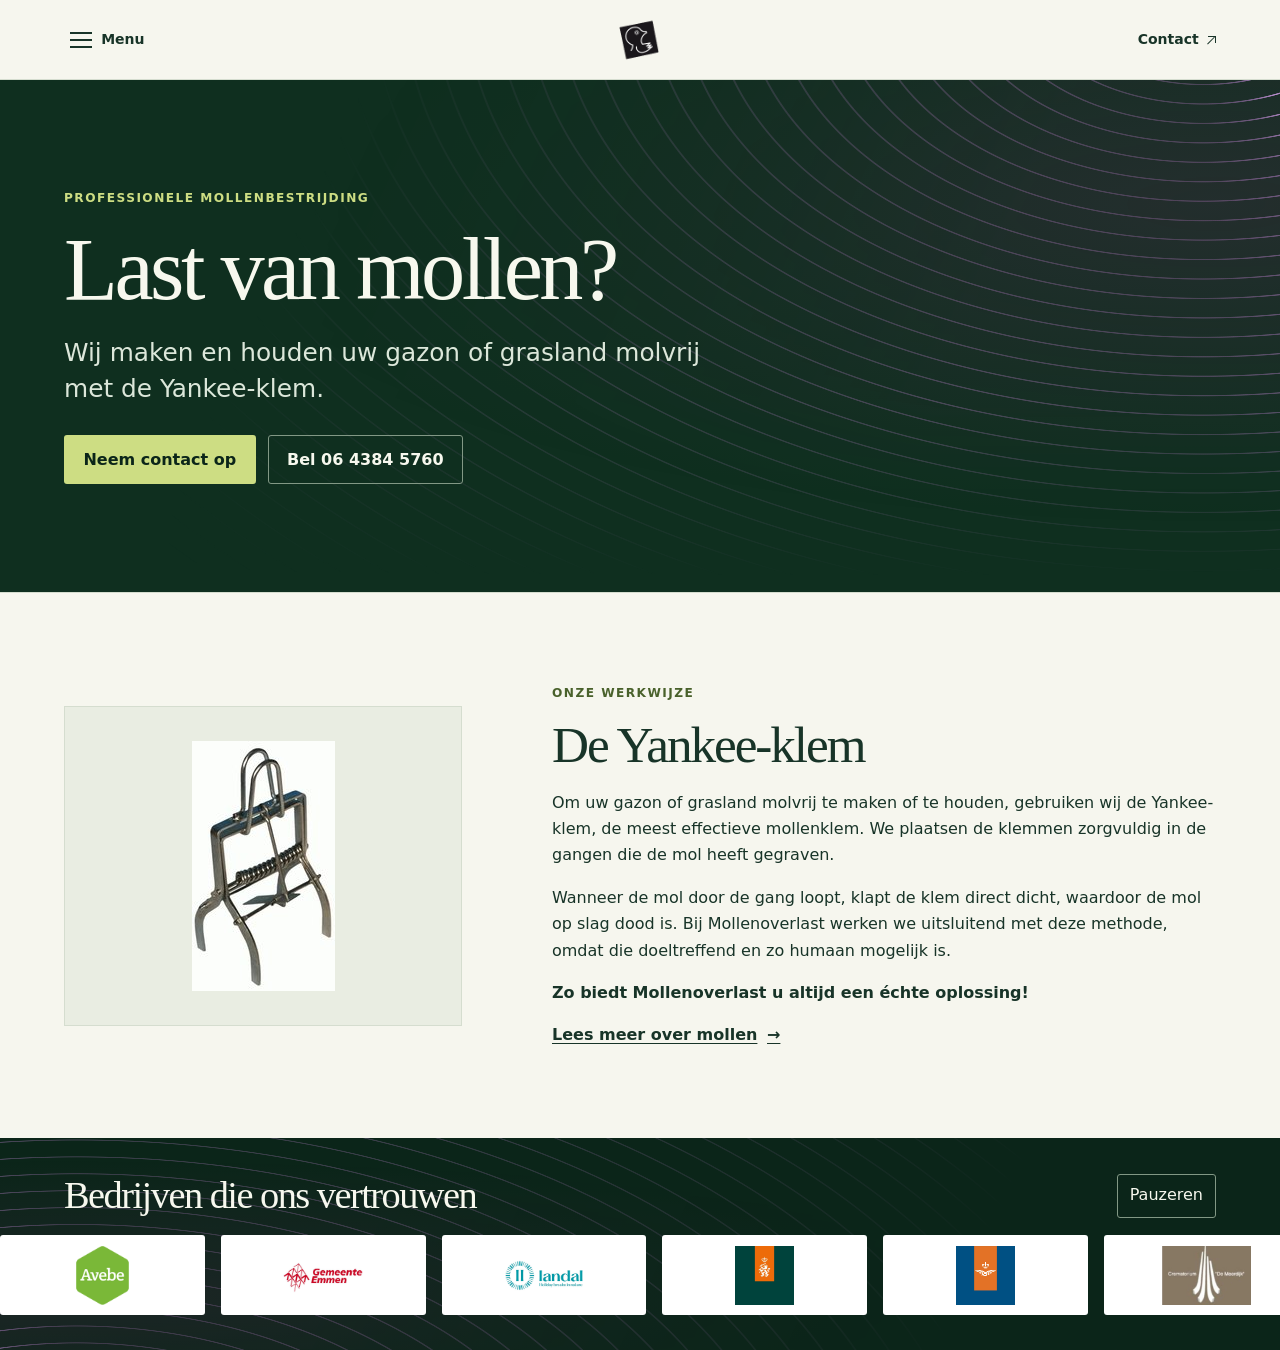
<file: index.html>
<!doctype html>
<html lang="nl">
<head>
  <meta charset="utf-8">
  <meta name="viewport" content="width=device-width, initial-scale=1">
  <meta name="description" content="Professionele mollenbestrijding voor uw gazon of grasland. Mollenoverlast uit Schoonebeek werkt met de Yankee-klem.">
  <meta name="theme-color" content="#0f2f1f">
  <title>Professionele mollenbestrijding | Mollenoverlast</title>
  <link rel="stylesheet" href="style.css?v=contours-2">
  <link rel="icon" href="assets/images/mollenoverlastpng.png" type="image/png">
  <script src="script.js?v=contours-1" defer></script>
</head>
<body id="boven">
  <a class="skip-link" href="#inhoud">Direct naar inhoud</a>
  <header class="top-header">
    <button class="hamburger" type="button" aria-controls="menu" aria-expanded="false" hidden>
      <span class="menu-icon" aria-hidden="true"><span></span><span></span><span></span></span>
      <span>Menu</span>
    </button>
    <nav class="menu" id="menu" aria-label="Hoofdnavigatie">
      <a href="index.html" aria-current="page">Home</a>
      <a href="wie.html">Wie zijn we?</a>
      <a href="mollen.html">Informatie over mollen</a>
      <a href="contact.html">Contact</a>
    </nav>
    <a href="#boven" class="logo-link" aria-label="Mollenoverlast, naar boven">
      <img src="assets/images/mollenoverlastpng.png" alt="Mollenoverlast" width="122" height="138" class="nav-logo">
    </a>
    <a class="header-contact particle-link" href="contact.html">Contact <span class="arrow-up" aria-hidden="true"></span></a>
  </header>

  <main id="inhoud" tabindex="-1">
    <header class="wrap home-hero">
      <p class="eyebrow">Professionele mollenbestrijding</p>
      <h1>Last van mollen?</h1>
      <p class="lead">Wij maken en houden uw gazon of grasland molvrij met de Yankee-klem.</p>
      <div class="actions">
        <a class="button primary particle-link" href="contact.html">Neem contact op</a>
        <a class="button secondary particle-link" href="tel:+31643845760">Bel 06 4384 5760</a>
      </div>
    </header>

    <section class="method-band" aria-labelledby="methode">
      <div class="wrap method" data-reveal>
        <div class="trap-photo">
          <img src="assets/images/klem1.jpg" alt="De Yankee-mollenklem" width="143" height="250" loading="lazy">
        </div>
        <div>
          <p class="eyebrow">Onze werkwijze</p>
          <h2 id="methode">De Yankee-klem</h2>
          <p>Om uw gazon of grasland molvrij te maken of te houden, gebruiken wij de Yankee-klem, de meest effectieve mollenklem. We plaatsen de klemmen zorgvuldig in de gangen die de mol heeft gegraven.</p>
          <p>Wanneer de mol door de gang loopt, klapt de klem direct dicht, waardoor de mol op slag dood is. Bij Mollenoverlast werken we uitsluitend met deze methode, omdat die doeltreffend en zo humaan mogelijk is.</p>
          <p><strong>Zo biedt Mollenoverlast u altijd een échte oplossing!</strong></p>
          <a class="more" href="mollen.html">Lees meer over mollen <span aria-hidden="true">→</span></a>
        </div>
      </div>
    </section>
  </main>

  <footer class="logo-bar" aria-labelledby="vertrouwen">
    <div class="wrap logo-heading">
      <h2 id="vertrouwen">Bedrijven die ons vertrouwen</h2>
      <button class="logo-toggle" type="button" hidden>Pauzeren</button>
    </div>
    <div class="logo-window">
      <div class="logo-track">
        <div class="logo-group">
          <a href="https://www.avebe.nl" target="_blank" rel="noopener noreferrer"><img src="assets/companies/Avebelogo.png" alt="Avebe"></a>
          <a href="https://gemeente.emmen.nl" target="_blank" rel="noopener noreferrer"><img src="assets/companies/emmenlogo.jpg" alt="Gemeente Emmen"></a>
          <a href="https://www.landal.nl" target="_blank" rel="noopener noreferrer"><img src="assets/companies/landallogo.jpg" alt="Landal"></a>
          <a href="https://www.defensie.nl/defensieonderdelen/koninklijke-landmacht" target="_blank" rel="noopener noreferrer"><img src="assets/companies/landmachtlogo.jpg" alt="Landmacht"></a>
          <a href="https://www.defensie.nl/defensieonderdelen/koninklijke-luchtmacht" target="_blank" rel="noopener noreferrer"><img src="assets/companies/luchtmacht.png" alt="Luchtmacht"></a>
          <a href="https://www.crematoriumdemeerdijk.nl" target="_blank" rel="noopener noreferrer"><img src="assets/companies/cremator.jpg" alt="Crematorium De Meerdijk"></a>
        </div>
      </div>
    </div>
  </footer>
</body>
</html>
</file>
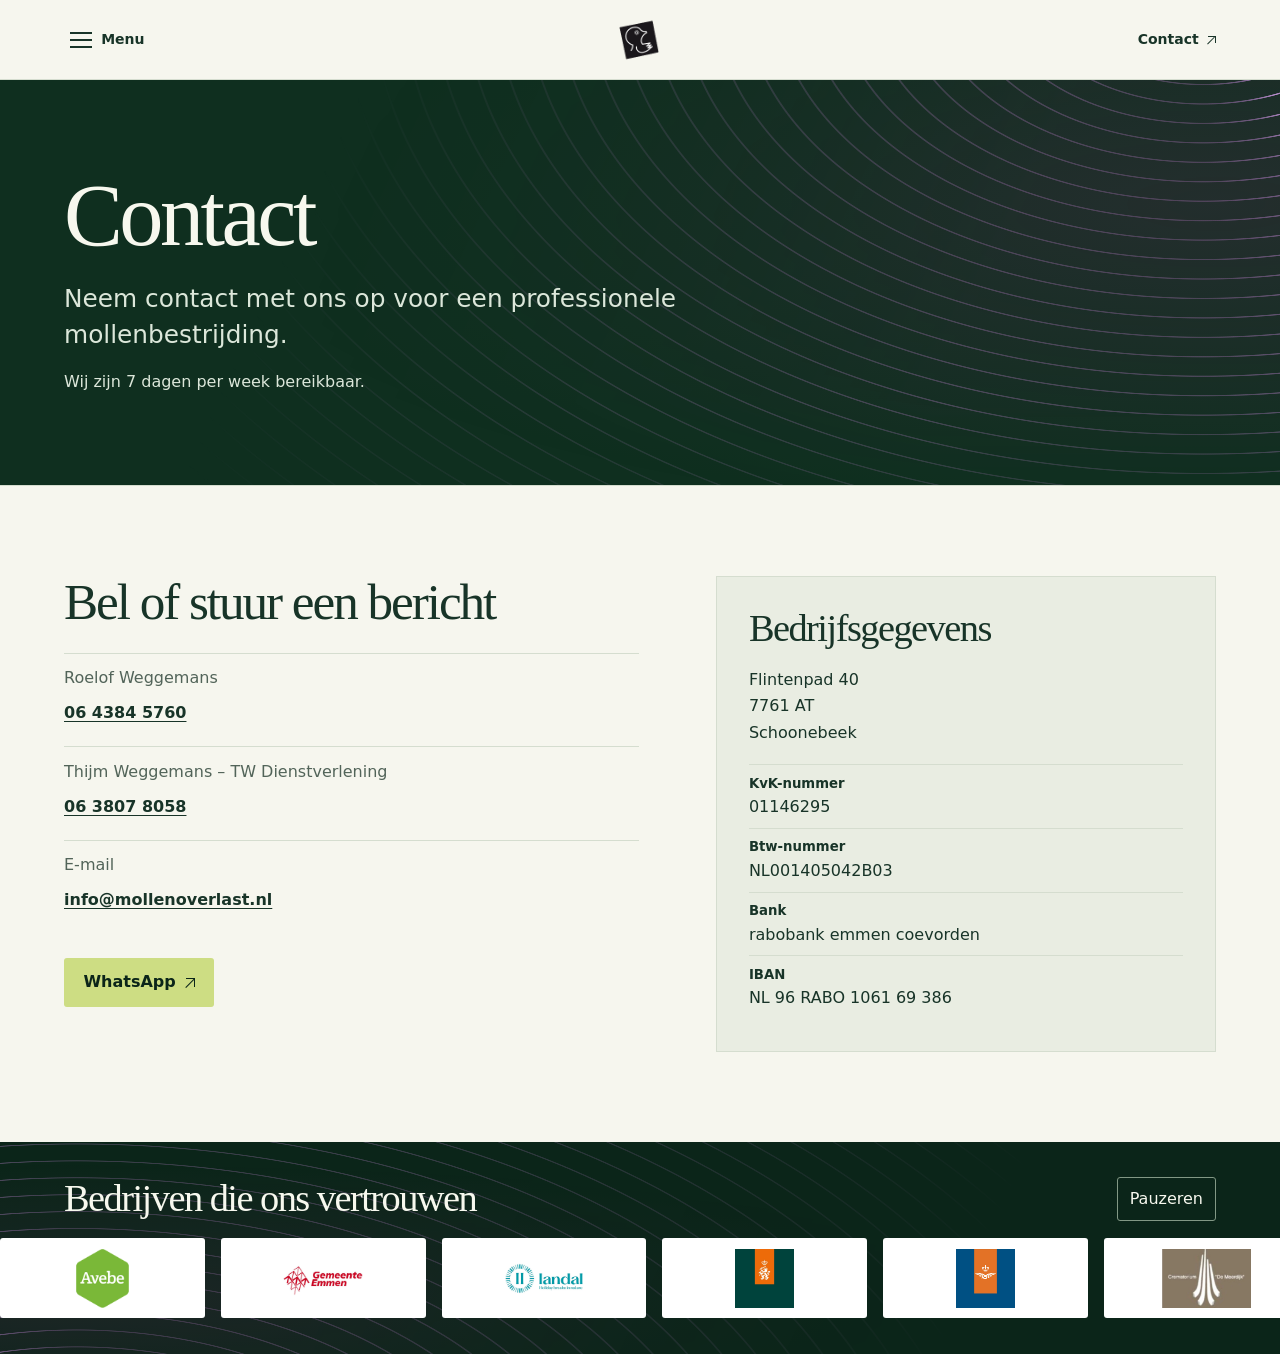
<file: contact.html>
<!doctype html>
<html lang="nl">
<head>
  <meta charset="utf-8">
  <meta name="viewport" content="width=device-width, initial-scale=1">
  <meta name="description" content="Neem telefonisch, per e-mail of via WhatsApp contact op met Mollenoverlast in Schoonebeek. Wij zijn 7 dagen per week bereikbaar.">
  <meta name="theme-color" content="#0f2f1f">
  <title>Contact | Mollenoverlast</title>
  <link rel="stylesheet" href="style.css?v=contours-2">
  <link rel="icon" href="assets/images/mollenoverlastpng.png" type="image/png">
  <script src="script.js?v=contours-1" defer></script>
</head>
<body id="boven">
  <a class="skip-link" href="#inhoud">Direct naar inhoud</a>
  <header class="top-header">
    <button class="hamburger" type="button" aria-controls="menu" aria-expanded="false" hidden>
      <span class="menu-icon" aria-hidden="true"><span></span><span></span><span></span></span>
      <span>Menu</span>
    </button>
    <nav class="menu" id="menu" aria-label="Hoofdnavigatie">
      <a href="index.html">Home</a>
      <a href="wie.html">Wie zijn we?</a>
      <a href="mollen.html">Informatie over mollen</a>
      <a href="contact.html" aria-current="page">Contact</a>
    </nav>
    <a href="#boven" class="logo-link" aria-label="Mollenoverlast, naar boven">
      <img src="assets/images/mollenoverlastpng.png" alt="Mollenoverlast" width="122" height="138" class="nav-logo">
    </a>
    <a class="header-contact particle-link" href="contact.html">Contact <span class="arrow-up" aria-hidden="true"></span></a>
  </header>

  <main id="inhoud" tabindex="-1">
    <header class="wrap page-intro">
      <h1>Contact</h1>
      <p class="lead">Neem contact met ons op voor een professionele mollenbestrijding.</p>
      <p>Wij zijn 7 dagen per week bereikbaar.</p>
    </header>

    <section class="paper" aria-label="Contactgegevens">
      <div class="wrap section-space contact-layout">
        <div>
          <h2>Bel of stuur een bericht</h2>
          <dl class="contact-list">
            <div>
              <dt>Roelof Weggemans</dt>
              <dd><a class="particle-link" href="tel:+31643845760">06 4384 5760</a></dd>
            </div>
            <div>
              <dt>Thijm Weggemans – TW Dienstverlening</dt>
              <dd><a class="particle-link" href="tel:+31638078058">06 3807 8058</a></dd>
            </div>
            <div>
              <dt>E-mail</dt>
              <dd><a class="particle-link" href="mailto:info@mollenoverlast.nl">info@mollenoverlast.nl</a></dd>
            </div>
          </dl>
          <a class="button primary particle-link" href="https://wa.me/31643845760?text=Hallo%20ik%20heb%20een%20vraag%20over%20mollenbestrijding" target="_blank" rel="noopener noreferrer">WhatsApp <span class="arrow-up" aria-hidden="true"></span></a>
        </div>
        <section class="company-info" aria-labelledby="bedrijf">
          <h2 id="bedrijf">Bedrijfsgegevens</h2>
          <address>Flintenpad 40<br>7761 AT<br>Schoonebeek</address>
          <dl>
            <div><dt>KvK-nummer</dt><dd>01146295</dd></div>
            <div><dt>Btw-nummer</dt><dd>NL001405042B03</dd></div>
            <div><dt>Bank</dt><dd>rabobank emmen coevorden</dd></div>
            <div><dt>IBAN</dt><dd>NL 96 RABO 1061 69 386</dd></div>
          </dl>
        </section>
      </div>
    </section>
  </main>

  <footer class="logo-bar" aria-labelledby="vertrouwen">
    <div class="wrap logo-heading">
      <h2 id="vertrouwen">Bedrijven die ons vertrouwen</h2>
      <button class="logo-toggle" type="button" hidden>Pauzeren</button>
    </div>
    <div class="logo-window">
      <div class="logo-track">
        <div class="logo-group">
          <a href="https://www.avebe.nl" target="_blank" rel="noopener noreferrer"><img src="assets/companies/Avebelogo.png" alt="Avebe"></a>
          <a href="https://gemeente.emmen.nl" target="_blank" rel="noopener noreferrer"><img src="assets/companies/emmenlogo.jpg" alt="Gemeente Emmen"></a>
          <a href="https://www.landal.nl" target="_blank" rel="noopener noreferrer"><img src="assets/companies/landallogo.jpg" alt="Landal"></a>
          <a href="https://www.defensie.nl/defensieonderdelen/koninklijke-landmacht" target="_blank" rel="noopener noreferrer"><img src="assets/companies/landmachtlogo.jpg" alt="Landmacht"></a>
          <a href="https://www.defensie.nl/defensieonderdelen/koninklijke-luchtmacht" target="_blank" rel="noopener noreferrer"><img src="assets/companies/luchtmacht.png" alt="Luchtmacht"></a>
          <a href="https://www.crematoriumdemeerdijk.nl" target="_blank" rel="noopener noreferrer"><img src="assets/companies/cremator.jpg" alt="Crematorium De Meerdijk"></a>
        </div>
      </div>
    </div>
  </footer>
</body>
</html>
</file>
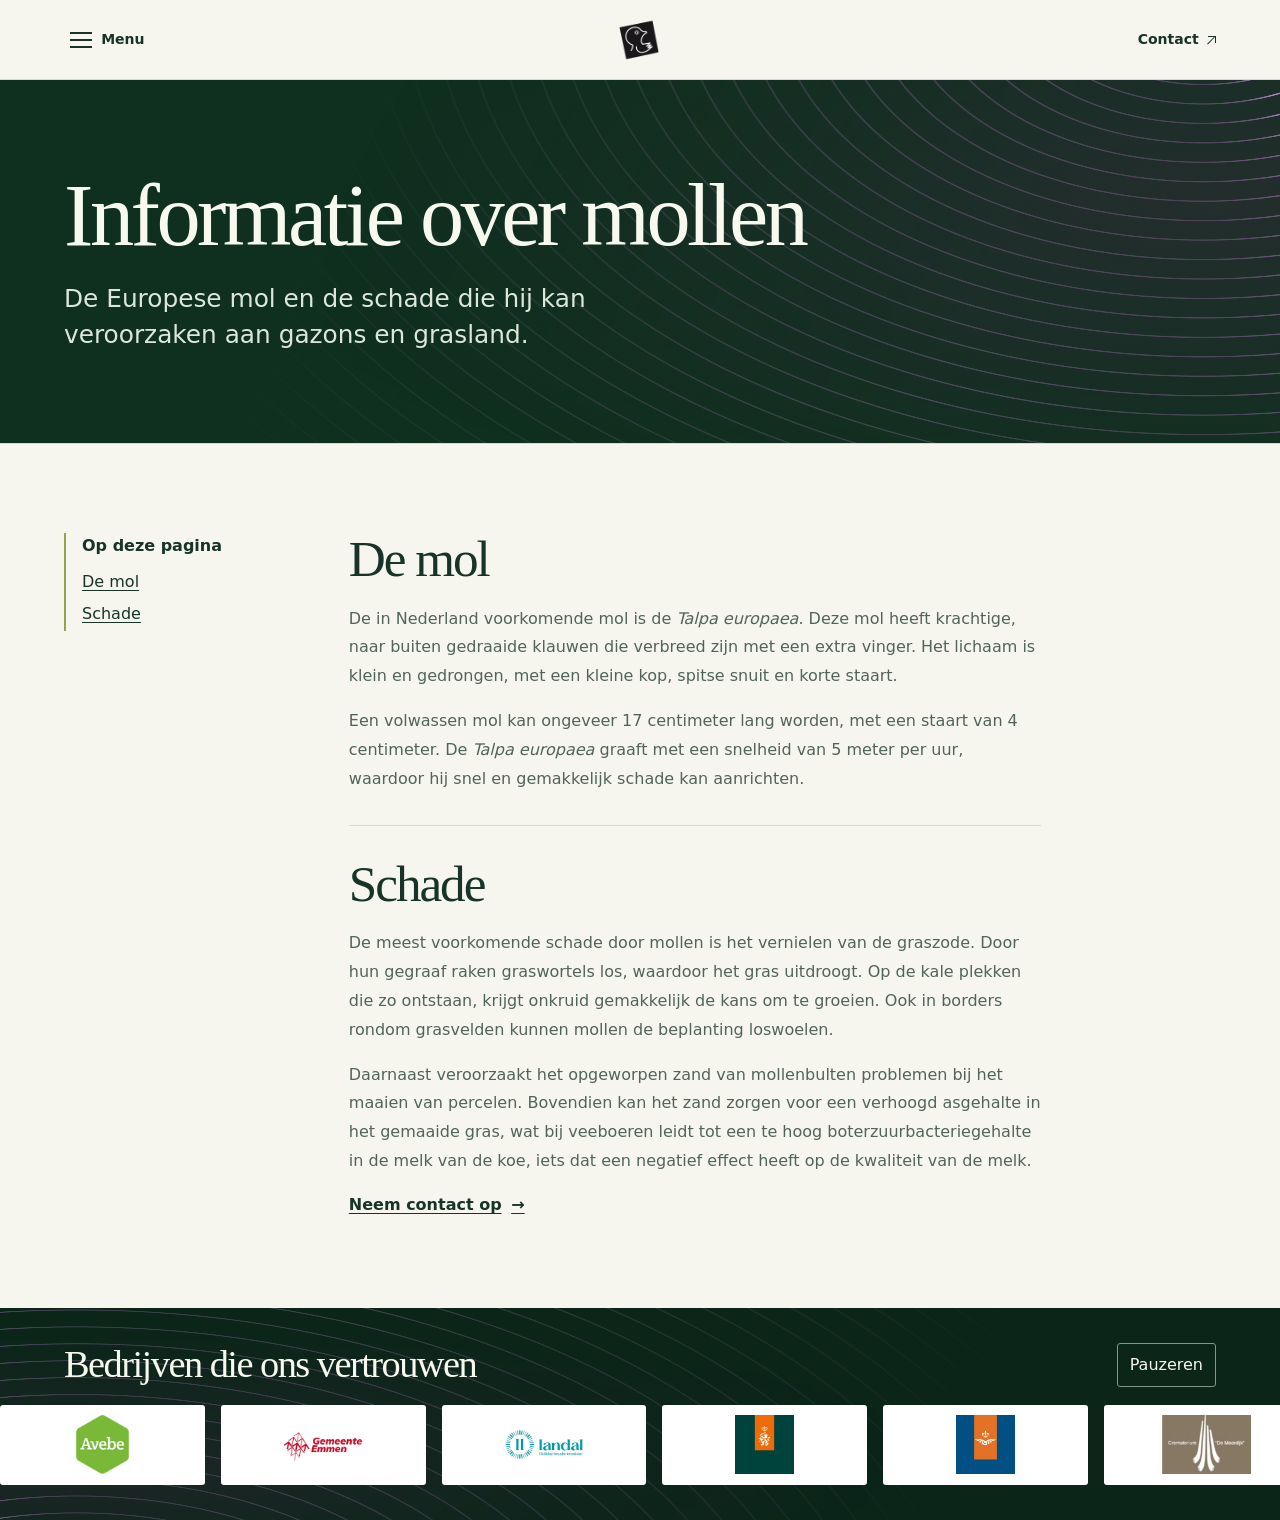
<file: mollen.html>
<!doctype html>
<html lang="nl">
<head>
  <meta charset="utf-8">
  <meta name="viewport" content="width=device-width, initial-scale=1">
  <meta name="description" content="Lees meer over de Europese mol en de schade die molshopen en mollengangen aan gazons en grasland kunnen veroorzaken.">
  <meta name="theme-color" content="#0f2f1f">
  <title>Informatie over mollen | Mollenoverlast</title>
  <link rel="stylesheet" href="style.css?v=contours-2">
  <link rel="icon" href="assets/images/mollenoverlastpng.png" type="image/png">
  <script src="script.js?v=contours-1" defer></script>
</head>
<body id="boven">
  <a class="skip-link" href="#inhoud">Direct naar inhoud</a>
  <header class="top-header">
    <button class="hamburger" type="button" aria-controls="menu" aria-expanded="false" hidden>
      <span class="menu-icon" aria-hidden="true"><span></span><span></span><span></span></span>
      <span>Menu</span>
    </button>
    <nav class="menu" id="menu" aria-label="Hoofdnavigatie">
      <a href="index.html">Home</a>
      <a href="wie.html">Wie zijn we?</a>
      <a href="mollen.html" aria-current="page">Informatie over mollen</a>
      <a href="contact.html">Contact</a>
    </nav>
    <a href="#boven" class="logo-link" aria-label="Mollenoverlast, naar boven">
      <img src="assets/images/mollenoverlastpng.png" alt="Mollenoverlast" width="122" height="138" class="nav-logo">
    </a>
    <a class="header-contact particle-link" href="contact.html">Contact <span class="arrow-up" aria-hidden="true"></span></a>
  </header>

  <main id="inhoud" tabindex="-1">
    <article>
      <header class="wrap page-intro">
        <h1>Informatie over mollen</h1>
        <p class="lead">De Europese mol en de schade die hij kan veroorzaken aan gazons en grasland.</p>
      </header>

      <div class="paper">
        <div class="wrap section-space article-layout">
          <nav class="article-nav" aria-label="Op deze pagina">
            <p>Op deze pagina</p>
            <a href="#de-mol">De mol</a>
            <a href="#schade">Schade</a>
          </nav>
          <div class="article-copy">
            <section aria-labelledby="de-mol">
              <h2 id="de-mol">De mol</h2>
              <p>De in Nederland voorkomende mol is de <i>Talpa europaea</i>. Deze mol heeft krachtige, naar buiten gedraaide klauwen die verbreed zijn met een extra vinger. Het lichaam is klein en gedrongen, met een kleine kop, spitse snuit en korte staart.</p>
              <p>Een volwassen mol kan ongeveer 17 centimeter lang worden, met een staart van 4 centimeter. De <i>Talpa europaea</i> graaft met een snelheid van 5 meter per uur, waardoor hij snel en gemakkelijk schade kan aanrichten.</p>
            </section>
            <section aria-labelledby="schade">
              <h2 id="schade">Schade</h2>
              <p>De meest voorkomende schade door mollen is het vernielen van de graszode. Door hun gegraaf raken graswortels los, waardoor het gras uitdroogt. Op de kale plekken die zo ontstaan, krijgt onkruid gemakkelijk de kans om te groeien. Ook in borders rondom grasvelden kunnen mollen de beplanting loswoelen.</p>
              <p>Daarnaast veroorzaakt het opgeworpen zand van mollenbulten problemen bij het maaien van percelen. Bovendien kan het zand zorgen voor een verhoogd asgehalte in het gemaaide gras, wat bij veeboeren leidt tot een te hoog boterzuurbacteriegehalte in de melk van de koe, iets dat een negatief effect heeft op de kwaliteit van de melk.</p>
              <a class="more" href="contact.html">Neem contact op <span aria-hidden="true">→</span></a>
            </section>
          </div>
        </div>
      </div>
    </article>
  </main>

  <footer class="logo-bar" aria-labelledby="vertrouwen">
    <div class="wrap logo-heading">
      <h2 id="vertrouwen">Bedrijven die ons vertrouwen</h2>
      <button class="logo-toggle" type="button" hidden>Pauzeren</button>
    </div>
    <div class="logo-window">
      <div class="logo-track">
        <div class="logo-group">
          <a href="https://www.avebe.nl" target="_blank" rel="noopener noreferrer"><img src="assets/companies/Avebelogo.png" alt="Avebe"></a>
          <a href="https://gemeente.emmen.nl" target="_blank" rel="noopener noreferrer"><img src="assets/companies/emmenlogo.jpg" alt="Gemeente Emmen"></a>
          <a href="https://www.landal.nl" target="_blank" rel="noopener noreferrer"><img src="assets/companies/landallogo.jpg" alt="Landal"></a>
          <a href="https://www.defensie.nl/defensieonderdelen/koninklijke-landmacht" target="_blank" rel="noopener noreferrer"><img src="assets/companies/landmachtlogo.jpg" alt="Landmacht"></a>
          <a href="https://www.defensie.nl/defensieonderdelen/koninklijke-luchtmacht" target="_blank" rel="noopener noreferrer"><img src="assets/companies/luchtmacht.png" alt="Luchtmacht"></a>
          <a href="https://www.crematoriumdemeerdijk.nl" target="_blank" rel="noopener noreferrer"><img src="assets/companies/cremator.jpg" alt="Crematorium De Meerdijk"></a>
        </div>
      </div>
    </div>
  </footer>
</body>
</html>
</file>
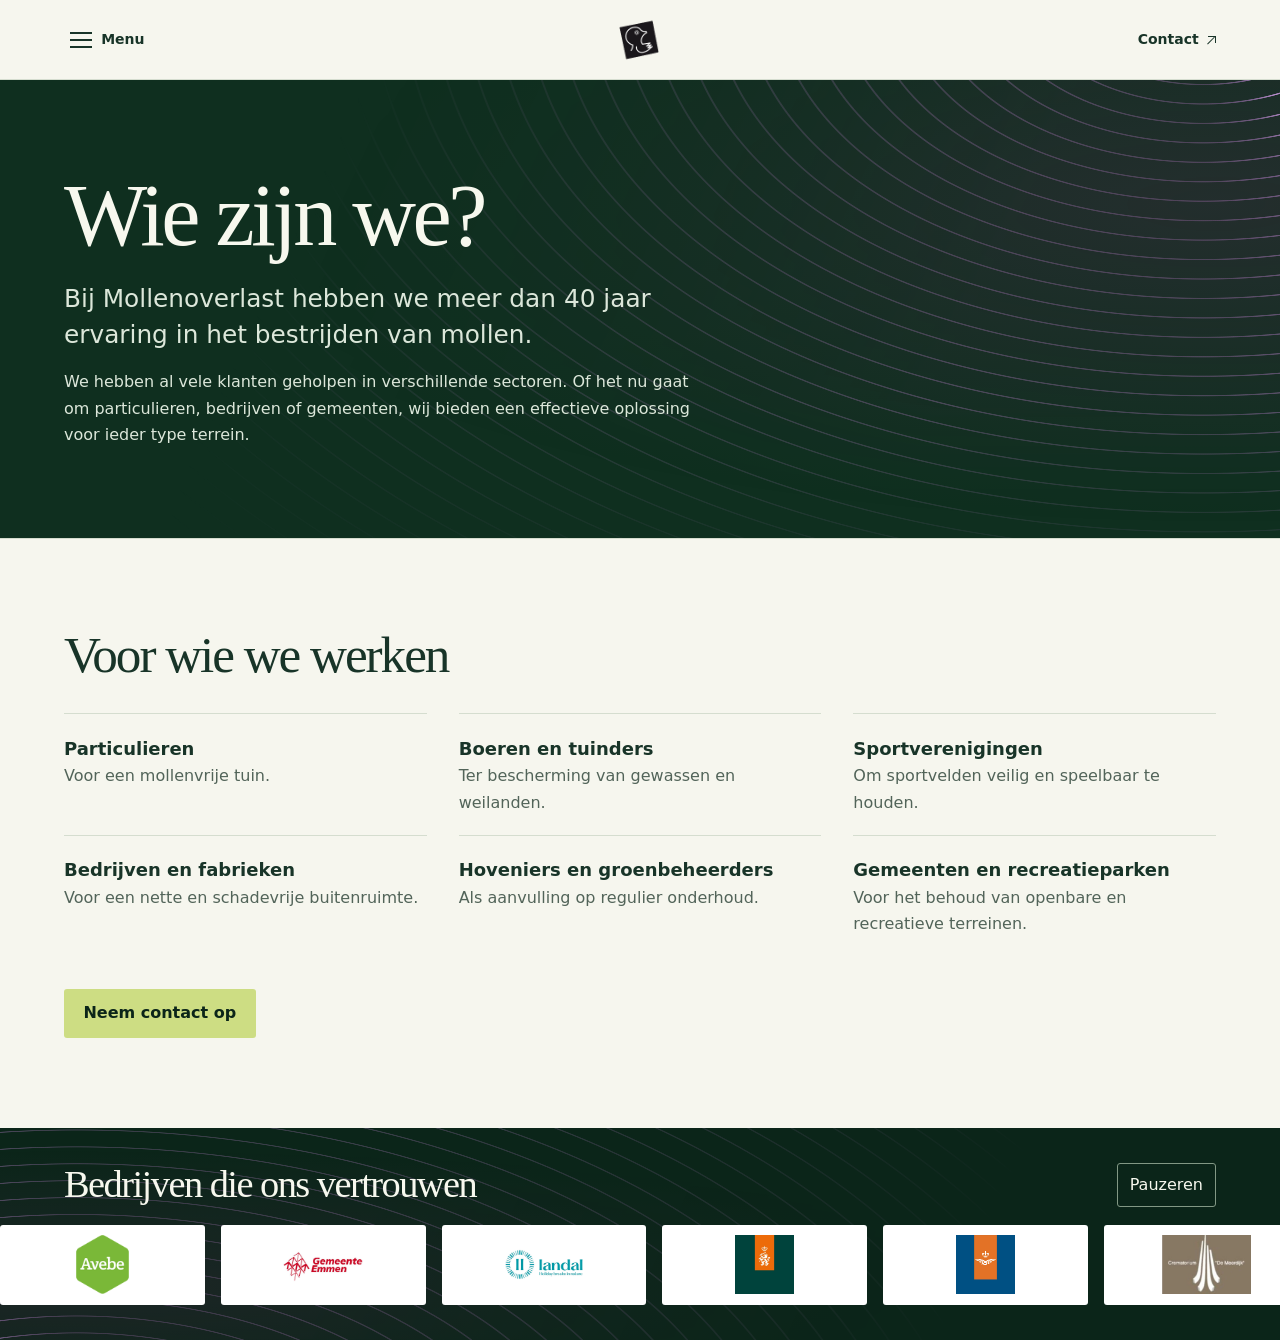
<file: wie.html>
<!doctype html>
<html lang="nl">
<head>
  <meta charset="utf-8">
  <meta name="viewport" content="width=device-width, initial-scale=1">
  <meta name="description" content="Maak kennis met Mollenoverlast en ontdek voor welke terreinen en klantsectoren wij mollen bestrijden.">
  <meta name="theme-color" content="#0f2f1f">
  <title>Wie zijn we? | Mollenoverlast</title>
  <link rel="stylesheet" href="style.css?v=contours-2">
  <link rel="icon" href="assets/images/mollenoverlastpng.png" type="image/png">
  <script src="script.js?v=contours-1" defer></script>
</head>
<body id="boven">
  <a class="skip-link" href="#inhoud">Direct naar inhoud</a>
  <header class="top-header">
    <button class="hamburger" type="button" aria-controls="menu" aria-expanded="false" hidden>
      <span class="menu-icon" aria-hidden="true"><span></span><span></span><span></span></span>
      <span>Menu</span>
    </button>
    <nav class="menu" id="menu" aria-label="Hoofdnavigatie">
      <a href="index.html">Home</a>
      <a href="wie.html" aria-current="page">Wie zijn we?</a>
      <a href="mollen.html">Informatie over mollen</a>
      <a href="contact.html">Contact</a>
    </nav>
    <a href="#boven" class="logo-link" aria-label="Mollenoverlast, naar boven">
      <img src="assets/images/mollenoverlastpng.png" alt="Mollenoverlast" width="122" height="138" class="nav-logo">
    </a>
    <a class="header-contact particle-link" href="contact.html">Contact <span class="arrow-up" aria-hidden="true"></span></a>
  </header>

  <main id="inhoud" tabindex="-1">
    <header class="wrap page-intro">
      <h1>Wie zijn we?</h1>
      <p class="lead">Bij Mollenoverlast hebben we meer dan 40 jaar ervaring in het bestrijden van mollen.</p>
      <p>We hebben al vele klanten geholpen in verschillende sectoren. Of het nu gaat om particulieren, bedrijven of gemeenten, wij bieden een effectieve oplossing voor ieder type terrein.</p>
    </header>

    <section class="paper" aria-labelledby="sectoren">
      <div class="wrap section-space" data-reveal>
        <h2 id="sectoren">Voor wie we werken</h2>
        <dl class="sectors">
          <div><dt>Particulieren</dt><dd>Voor een mollenvrije tuin.</dd></div>
          <div><dt>Boeren en tuinders</dt><dd>Ter bescherming van gewassen en weilanden.</dd></div>
          <div><dt>Sportverenigingen</dt><dd>Om sportvelden veilig en speelbaar te houden.</dd></div>
          <div><dt>Bedrijven en fabrieken</dt><dd>Voor een nette en schadevrije buitenruimte.</dd></div>
          <div><dt>Hoveniers en groenbeheerders</dt><dd>Als aanvulling op regulier onderhoud.</dd></div>
          <div><dt>Gemeenten en recreatieparken</dt><dd>Voor het behoud van openbare en recreatieve terreinen.</dd></div>
        </dl>
        <a class="button primary particle-link" href="contact.html">Neem contact op</a>
      </div>
    </section>
  </main>

  <footer class="logo-bar" aria-labelledby="vertrouwen">
    <div class="wrap logo-heading">
      <h2 id="vertrouwen">Bedrijven die ons vertrouwen</h2>
      <button class="logo-toggle" type="button" hidden>Pauzeren</button>
    </div>
    <div class="logo-window">
      <div class="logo-track">
        <div class="logo-group">
          <a href="https://www.avebe.nl" target="_blank" rel="noopener noreferrer"><img src="assets/companies/Avebelogo.png" alt="Avebe"></a>
          <a href="https://gemeente.emmen.nl" target="_blank" rel="noopener noreferrer"><img src="assets/companies/emmenlogo.jpg" alt="Gemeente Emmen"></a>
          <a href="https://www.landal.nl" target="_blank" rel="noopener noreferrer"><img src="assets/companies/landallogo.jpg" alt="Landal"></a>
          <a href="https://www.defensie.nl/defensieonderdelen/koninklijke-landmacht" target="_blank" rel="noopener noreferrer"><img src="assets/companies/landmachtlogo.jpg" alt="Landmacht"></a>
          <a href="https://www.defensie.nl/defensieonderdelen/koninklijke-luchtmacht" target="_blank" rel="noopener noreferrer"><img src="assets/companies/luchtmacht.png" alt="Luchtmacht"></a>
          <a href="https://www.crematoriumdemeerdijk.nl" target="_blank" rel="noopener noreferrer"><img src="assets/companies/cremator.jpg" alt="Crematorium De Meerdijk"></a>
        </div>
      </div>
    </div>
  </footer>
</body>
</html>
</file>
<file: style.css>
:root {
  color-scheme: light;
  --forest: #0f2f1f;
  --deep: #0b2519;
  --green: #cddd83;
  --ink: #183428;
  --muted: #526459;
  --paper: #f6f6ee;
  --line: #d5ddcf;
  --header-height: 80px;
  --space: clamp(3.5rem, 7vw, 6.5rem);
}

*, *::before, *::after { box-sizing: border-box; }
html { scroll-behavior: smooth; scroll-padding-top: calc(var(--header-height) + 1rem); }
body {
  margin: 0;
  background: var(--forest);
  color: #f7f8ee;
  font: 1rem/1.65 system-ui, sans-serif;
}
img { display: block; max-width: 100%; }
a { color: inherit; text-underline-offset: 0.2em; }
button { font: inherit; cursor: pointer; }
[hidden] { display: none !important; }
:focus-visible { outline: 2px solid #8a9f39; outline-offset: 4px; }
main, .logo-bar {
  position: relative;
  isolation: isolate;
}
main:focus { outline: none; }

/* The sweep is masked to the same paths as the static contour lines. */
@property --contour-angle {
  syntax: "<angle>";
  inherits: false;
  initial-value: 125deg;
}
main, .logo-bar {
  --contour-size: 42% 68%;
  --contour-origin: 94% -18%;
  --contour-fade: linear-gradient(115deg, transparent 24%, #000 72%);
  --contour-edge: linear-gradient(#000 65%, transparent);
}
.logo-bar {
  --contour-size: 33rem 18rem;
  --contour-origin: 94% -75%;
  --contour-edge: linear-gradient(#000, #000);
}
main::before, main::after, .logo-bar::before, .logo-bar::after {
  --contour-lines: repeating-radial-gradient(
    ellipse var(--contour-size) at var(--contour-origin),
    transparent 0 24px, var(--contour-ink) 25px 26px, transparent 27px 31px
  );
  position: absolute;
  inset: 0 0 auto;
  z-index: -1;
  height: min(100%, 31rem);
  pointer-events: none;
}
main::before, .logo-bar::before {
  --contour-ink: #bc85cf52;
  content: "";
  background: radial-gradient(ellipse at 95% 25%, #70296336, transparent 62%), var(--contour-lines);
  mask-image: var(--contour-fade), var(--contour-edge);
  mask-composite: intersect;
}
.logo-bar::before, .logo-bar::after {
  height: 100%;
  transform: scale(-1);
  opacity: .8;
}
@media (prefers-reduced-motion: no-preference) {
  @supports (mask-composite: intersect) {
    main::after, .logo-bar::after {
      --contour-ink: #000;
      content: "";
      background: conic-gradient(from var(--contour-angle) at var(--contour-origin),
        transparent, #e3a9fa20 8deg, #e3a9fab3 20deg, #d297ed42 33deg, transparent 53deg);
      mask-image: var(--contour-lines), var(--contour-fade), var(--contour-edge);
      mask-composite: intersect;
      animation: contour-sweep 12s linear infinite;
    }
    .logo-bar::after { animation-delay: -2s; }
  }
}
@keyframes contour-sweep {
  to { --contour-angle: 485deg; }
}
@media (max-width: 760px) {
  main, .logo-bar {
    --contour-fade: linear-gradient(130deg, transparent 38%, #000 100%);
  }
}
h1, h2 {
  margin: 0;
  font-family: Georgia, serif;
  font-weight: 400;
  line-height: 1.03;
  letter-spacing: -0.04em;
  text-wrap: balance;
}
h1 { font-size: clamp(2.8rem, 6.9vw, 6rem); }
h2 { font-size: clamp(2rem, 4vw, 3.5rem); }
p { margin: 0 0 1rem; }
dl, dd { margin: 0; }
.wrap { width: min(100% - 2 * clamp(1.25rem, 5vw, 5rem), 76rem); margin-inline: auto; }
.skip-link {
  position: fixed;
  z-index: 5;
  top: 1rem;
  left: 1rem;
  padding: .65rem 1rem;
  transform: translateY(-200%);
  background: var(--green);
  color: var(--deep);
}
.skip-link:focus { transform: none; }

/* Header and navigation */
.top-header {
  position: sticky;
  z-index: 4;
  top: 0;
  display: grid;
  grid-template-columns: 1fr auto 1fr;
  align-items: center;
  min-height: var(--header-height);
  padding: 0 clamp(1rem, 5vw, 5rem);
  background: var(--paper);
  color: var(--ink);
  border-bottom: 1px solid var(--line);
}
.logo-link { grid-column: 2; grid-row: 1; margin-block: 9px; }
.nav-logo { width: auto; height: 60px; transition: transform .2s ease; }
.logo-link:hover .nav-logo { transform: scale(1.045); }
.header-contact, .hamburger {
  grid-row: 1;
  min-height: 44px;
  display: inline-flex;
  align-items: center;
  gap: .6rem;
  font-size: .875rem;
  font-weight: 650;
}
.header-contact { grid-column: 3; justify-self: end; text-decoration: none; }
.header-contact:hover { text-decoration: underline; }
.hamburger {
  grid-column: 1;
  justify-self: start;
  padding: .25rem .35rem;
  border: 0;
  background: transparent;
  color: inherit;
}
.menu-icon { display: grid; gap: 5px; width: 22px; }
.menu-icon span {
  height: 2px;
  background: currentColor;
  transition: transform .2s ease, opacity .2s ease;
}
.hamburger[aria-expanded="true"] .menu-icon span:first-child { transform: translateY(7px) rotate(45deg); }
.hamburger[aria-expanded="true"] .menu-icon span:nth-child(2) { opacity: 0; }
.hamburger[aria-expanded="true"] .menu-icon span:last-child { transform: translateY(-7px) rotate(-45deg); }
.menu { grid-column: 1 / -1; display: flex; flex-wrap: wrap; gap: .25rem; padding: .5rem 0; }
.menu a { padding: .65rem .9rem; text-decoration: none; font-weight: 600; }
.menu a:hover { background: #e9eddf; }
.menu a[aria-current="page"] { background: #e7edda; box-shadow: inset 3px 0 #728835; }
.menu.is-disclosure {
  position: absolute;
  top: calc(100% + .65rem);
  left: clamp(1rem, 5vw, 5rem);
  display: grid;
  width: min(19rem, calc(100vw - 2rem));
  padding: .5rem;
  background: var(--paper);
  border: 1px solid var(--line);
  box-shadow: 0 12px 32px #061a1430;
  opacity: 0;
  transform: translateY(-6px);
  transition: opacity .2s ease, transform .2s ease;
}
.menu.is-disclosure.is-open { opacity: 1; transform: none; }

/* Homepage */
.home-hero {
  padding-block: calc(var(--space) * 1.2);
}
.eyebrow {
  color: var(--green);
  font-size: .76rem;
  font-weight: 750;
  letter-spacing: .12em;
  text-transform: uppercase;
}
.lead { font-size: clamp(1.15rem, 2vw, 1.55rem); line-height: 1.45; max-width: 42ch; }
.home-hero .lead, .page-intro .lead { margin-top: 1.3rem; }
.home-hero .lead { color: #dce7da; }
.actions { display: flex; flex-wrap: wrap; gap: .75rem; margin-top: 1.75rem; }
.button {
  display: inline-flex;
  justify-content: center;
  align-items: center;
  gap: .65rem;
  min-height: 48px;
  padding: .65rem 1.15rem;
  border: 1px solid transparent;
  border-radius: 3px;
  font-weight: 700;
  text-decoration: none;
  transition: background .2s ease, border-color .2s ease, box-shadow .2s ease, transform .2s ease;
}
.primary { background: var(--green); color: var(--deep); }
.secondary { border-color: #829885; }

.method-band, .paper { background: var(--paper); color: var(--ink); border-top: 1px solid var(--line); }
.method {
  display: grid;
  grid-template-columns: minmax(12rem, .75fr) minmax(0, 1.25fr);
  align-items: center;
  gap: clamp(2rem, 7vw, 7rem);
  padding-block: var(--space);
}
.method .eyebrow { color: #49612b; }
.method h2, .paper h2 { margin-bottom: 1.15rem; }
.trap-photo {
  display: grid;
  place-items: center;
  min-height: 20rem;
  padding: 1.4rem;
  background: #e9ede2;
  border: 1px solid var(--line);
}
.trap-photo img { height: 250px; object-fit: contain; }
.more { display: inline-flex; gap: .6rem; font-weight: 700; }
.more:hover { color: #49612b; }
@media (hover: hover) {
  .primary:hover { background: #deebaa; box-shadow: 0 6px 18px #091f2066; transform: translateY(-3px); }
  .secondary:hover { background: #ffffff12; border-color: #d4e2c6; transform: translateY(-3px); }
  .more span { transition: transform .2s ease; }
  .more:hover span { transform: translateX(3px); }
  .logo-group a { transition: background .2s ease; }
  .logo-group a:hover { background: #eff3e5; }
}

/* Interior pages */
.page-intro { padding-block: var(--space); }
.page-intro p { max-width: 64ch; color: #dce7da; }
.page-intro .lead { max-width: 42ch; }
.page-intro p:last-child { margin-bottom: 0; }
.section-space { padding-block: var(--space); }
.sectors { display: grid; grid-template-columns: repeat(3, 1fr); gap: 0 2rem; margin: 2rem 0; }
.sectors > div { border-top: 1px solid var(--line); padding: 1.2rem 0; }
.sectors dt { font-size: 1.125rem; font-weight: 700; }
.sectors dd, .article-copy p { color: var(--muted); }
.article-layout { display: grid; grid-template-columns: 13rem minmax(0, 68ch); gap: clamp(1.75rem, 6vw, 6rem); }
.article-nav { align-self: start; position: sticky; top: calc(var(--header-height) + 1rem); border-left: 2px solid #91a44c; padding-left: 1rem; }
.article-nav p { margin-bottom: .35rem; font-weight: 700; }
.article-nav a { display: table; padding: .2rem 0; }
.article-copy section + section { border-top: 1px solid var(--line); padding-top: 2rem; margin-top: 2rem; }
.article-copy p { line-height: 1.8; }
.contact-layout { display: grid; grid-template-columns: 1.15fr 1fr; gap: clamp(2rem, 6vw, 6rem); align-items: start; }
.contact-list { margin: 1.5rem 0; }
.contact-list > div { padding: .7rem 0; border-top: 1px solid var(--line); }
.contact-list dt { color: var(--muted); }
.contact-list a { display: inline-flex; align-items: center; min-height: 44px; font-weight: 700; overflow-wrap: anywhere; }
.company-info { background: #e9ede2; border: 1px solid var(--line); padding: clamp(1.15rem, 3vw, 2rem); }
.company-info h2 { font-size: clamp(1.85rem, 3vw, 2.5rem); }
.company-info address { font-style: normal; margin-bottom: 1.15rem; }
.company-info dl > div { padding: .45rem 0; border-top: 1px solid var(--line); }
.company-info dt { font-size: .83rem; font-weight: 700; }
.company-info dd { overflow-wrap: anywhere; }

/* Customer logos */
.logo-bar { padding-block: 2.2rem; background: var(--deep); }
.logo-heading { display: flex; justify-content: space-between; align-items: center; gap: .65rem 1rem; flex-wrap: wrap; margin-bottom: 1.1rem; }
.logo-heading h2 { font-size: clamp(1.55rem, 3vw, 2.45rem); }
.logo-toggle {
  min-height: 44px;
  padding: .3rem .75rem;
  color: inherit;
  border: 1px solid #829885;
  border-radius: 3px;
  background: transparent;
}
.logo-toggle:hover { background: #ffffff12; }
.logo-window { max-width: 90rem; margin-inline: auto; overflow: hidden; }
.logo-track, .logo-group { display: flex; width: max-content; }
.logo-group { gap: 1rem; padding-right: 1rem; }
.logo-group a {
  display: grid;
  place-items: center;
  width: clamp(8.25rem, 16vw, 15rem);
  height: 5rem;
  padding: .65rem 1rem;
  background: white;
  border-radius: 3px;
}
.logo-group a:focus-visible { outline-offset: -4px; }
.logo-group img { width: 100%; height: 3.7rem; object-fit: contain; }
.logo-bar.is-ready .logo-track { animation: logo-scroll 36s linear infinite; }
.logo-bar.is-ready .logo-window:hover .logo-track,
.logo-bar.is-paused .logo-track { animation-play-state: paused; }
.logo-bar:not(.is-ready) .logo-window,
.logo-bar.is-browsing .logo-window { overflow-x: auto; }
.logo-bar.is-browsing .logo-track { animation: none; }
.logo-bar.is-browsing .logo-group[aria-hidden="true"] { display: none; }
@keyframes logo-scroll { to { transform: translateX(-50%); } }

.particle-link { position: relative; }
.particle-link::before, .particle-link::after {
  content: "";
  position: absolute;
  top: 50%;
  width: 6px;
  height: 6px;
  border-radius: 50%;
  background: #702963;
  opacity: 0;
  pointer-events: none;
}
.particle-link::before { left: 4px; --drift: -15px; }
.particle-link::after { right: 4px; --drift: 15px; }
@media (hover: hover) {
  .particle-link:hover::before, .particle-link:hover::after { animation: particle-float 1.2s ease-out infinite; }
  .particle-link:hover::after { animation-delay: .2s; }
}
@keyframes particle-float {
  0% { opacity: 0; transform: scale(.6); }
  45% { opacity: .85; }
  100% { opacity: 0; transform: translate(var(--drift), -17px) scale(.2); }
}
.revealed { animation: reveal .55s ease-out both; }
@keyframes reveal { from { opacity: .65; transform: translateY(10px); } }

@media (max-width: 760px) {
  .method, .article-layout, .contact-layout { grid-template-columns: minmax(0, 1fr); }
  .method > div:last-child { grid-row: 1; }
  .trap-photo { min-height: 16rem; }
  .trap-photo img { height: 220px; }
  .sectors { grid-template-columns: repeat(2, minmax(0, 1fr)); gap: 0 1rem; }
  .article-nav { position: static; }
}
@media (max-width: 400px) {
  .sectors { grid-template-columns: 1fr; }
  .actions > a { flex: 1 1 100%; }
}
@media (prefers-reduced-motion: reduce) {
  *, *::before, *::after { scroll-behavior: auto !important; animation: none !important; transition: none !important; }
  .logo-bar .logo-toggle { display: none; }
  .logo-bar .logo-window { overflow-x: auto; }
  .logo-group[aria-hidden="true"] { display: none; }
}

.arrow-up {
  width: .55em;
  height: .55em;
  border-top: 1px solid;
  border-right: 1px solid;
  position: relative;
}
.arrow-up::after {
  content: "";
  position: absolute;
  top: 50%;
  right: -.1em;
  width: .72em;
  border-top: 1px solid;
  transform: rotate(-45deg);
}
</file>
